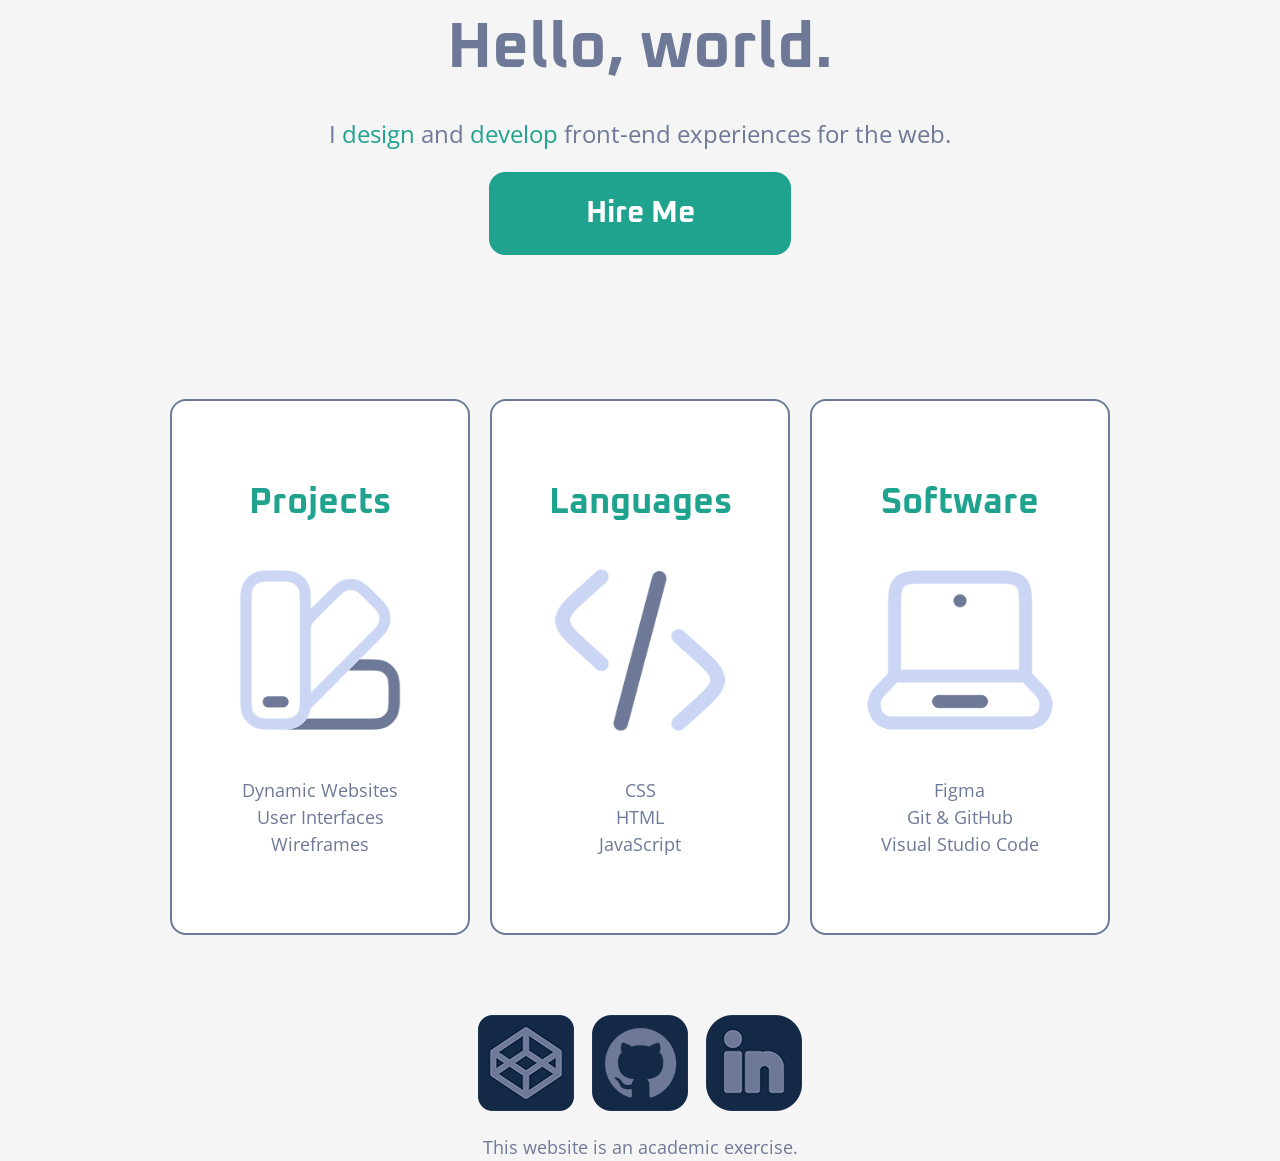
<file: 01 – Introductory Build/index.html>
<!DOCTYPE html>
<html lang="en">
<head>
    <meta charset="UTF-8">
    <meta name="viewport" content="width=device-width, initial-scale=1.0">
    
    <title>Hello, build.</title>

    <!-- Google Fonts -->
   <link rel="preconnect" href="https://fonts.googleapis.com">
    <link rel="preconnect" href="https://fonts.gstatic.com" crossorigin>
    <link href="https://fonts.googleapis.com/css2?family=Open+Sans:ital,wght@0,300..800;1,300..800&family=Oxanium:wght@200..800&display=swap" rel="stylesheet">

    <!-- Stylesheets -->
    <link rel="stylesheet" href="css/reset.css">
    <link rel="stylesheet" href="css/styles.css">
</head>
<body>
    <header>
        <h1>Hello, world.</h1>
        <p>I <span>design</span> and <span>develop</span> front-end experiences for the web.</p>
        <a href="mailto:email@address.ca" class="btn">Hire Me</a>
    </header>    
    <main>
        
        <section class="col">
            <h2>Projects</h2>
            <img src="img/projects.png" alt="A stylised representation of colour swatches.">
            <ul>
                <li>Dynamic Websites</li>
                <li>User Interfaces</li>
                <li>Wireframes</li>
            </ul>
        </section>
        <section class="col">
            <h2>Languages</h2>
            <img src="img/languages.png" alt="Open and closing angle brackets, as found in HTML.">
            <ul>
                <li>CSS</li>
                <li>HTML</li>
                <li>JavaScript</li>
            </ul>
        </section>
        <section class="col">
            <h2>Software</h2>
            <img src="img/software.png" alt="A stylised representation of a laptop computer.">
            <ul>
                <li>Figma</li>
                <li>Git & GitHub</li>
                <li>Visual Studio Code</li>
            </ul>
        </section>
      
    </main>
    <footer>
        <!-- This doesn't have a heading, so it is not a section; however, you can add one (and make it so). -->
        <div class="social-media">
            <a href=""><img src="img/codepen.png" alt="CodePen"></a>
            <a href=""><img src="img/github.png" alt="GitHub"></a>
            <a href=""><img src="img/linkedin.png" alt="LinkedIn"></a>
        </div>
        <p>This website is an academic exercise.</p>
    </footer>
    
</body>
</html>
</file>
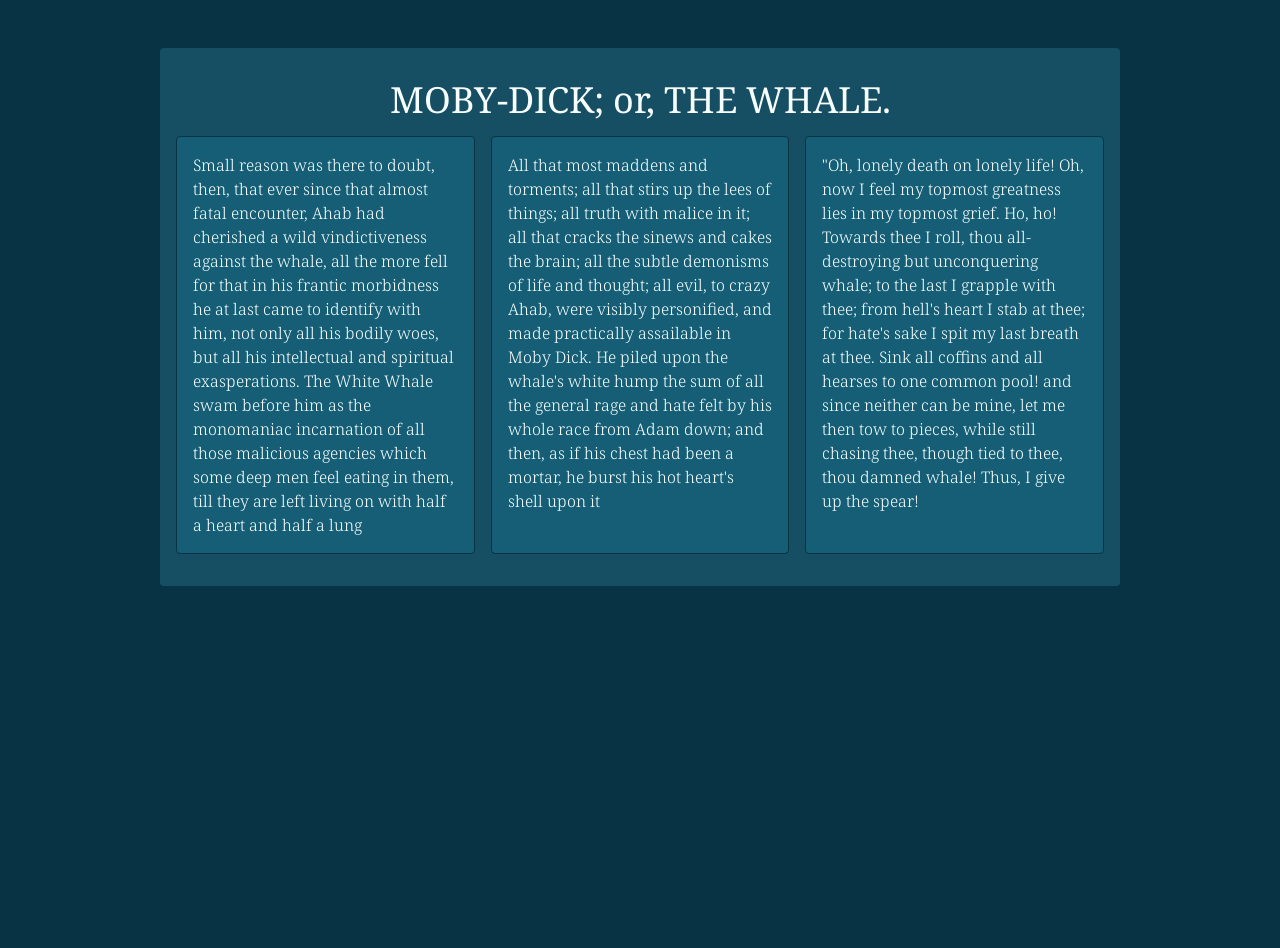
<file: 03 - Box-Sizing and Maximum Widths - Completed/index.html>
<!DOCTYPE html>
<html lang="en">
    <head>
        <!-- Required Meta Elements -->
        <meta charset="UTF-8">
        <meta name="viewport" content="width=device-width, initial-scale=1.0">

        <!-- Additional Document Information -->
        <meta name="author" content="Bryan Mendoza | IanGitHub02 on GitHub">
        <meta name="description" content="Lesson 03 - Box-Sizing and Maximum Widths.">

        <title>Lesson 03 - Box-Sizing &amp; Maximum Widths</title>

        <!-- Google Fonnts -->
        <link rel="preconnect" href="https://fonts.googleapis.com">
        <link rel="preconnect" href="https://fonts.gstatic.com" crossorigin>
        <link href="https://fonts.googleapis.com/css2?family=Noto+Serif:ital,wght@0,100..900;1,100..900&display=swap" rel="stylesheet">

        <!-- Stylesheets -->
        <link rel="stylesheet" href="css/reset.css">
        <link rel="stylesheet" href="css/styles.css">
    </head>
    <body>
        <main>
            <section class="fixed-container flex-container inner-container">
                <!-- The following text is from Moby Dick by Herman Melville. -->
                <h1>MOBY-DICK; or, THE WHALE.</h1>

                <p>
                    Small reason was there to doubt, then, that ever since that almost fatal encounter, Ahab had cherished a wild vindictiveness against the whale, all the more fell for that in his frantic morbidness he at last came to identify with him, not only all his bodily woes, but all his intellectual and spiritual exasperations. The White Whale swam before him as the monomaniac incarnation of all those malicious agencies which some deep men feel eating in them, till they are left living on with half a heart and half a lung
                </p>
                <p>
                    All that most maddens and torments; all that stirs up the lees of things; all truth with malice in it; all that cracks the sinews and cakes the brain; all the subtle demonisms of life and thought; all evil, to crazy Ahab, were visibly personified, and made practically assailable in Moby Dick. He piled upon the whale's white hump the sum of all the general rage and hate felt by his whole race from Adam down; and then, as if his chest had been a mortar, he burst his hot heart's shell upon it
                </p>
                <p>
                    "Oh, lonely death on lonely life! Oh, now I feel my topmost greatness lies in my topmost grief. Ho, ho! Towards thee I roll, thou all-destroying but unconquering whale; to the last I grapple with thee; from hell's heart I stab at thee; for hate's sake I spit my last breath at thee. Sink all coffins and all hearses to one common pool! and since neither can be mine, let me then tow to pieces, while still chasing thee, though tied to thee, thou damned whale! Thus, I give up the spear!
                </p>
            </section>
        </main> 
    </body>
</html>
</file>
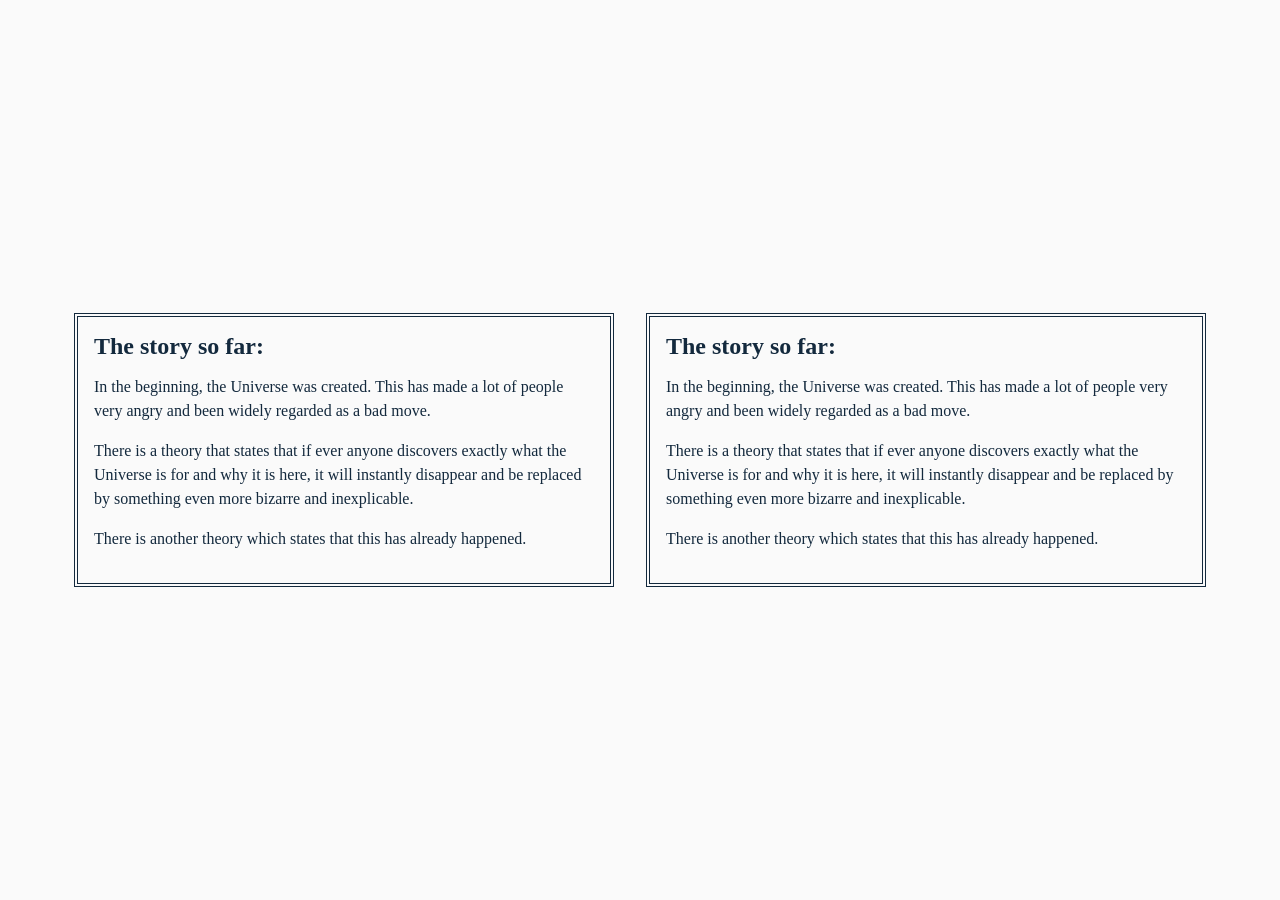
<file: 04 - Relative Units for Typography - Completed/index.html>
<!DOCTYPE html>
<html lang="en">
    <head>
        <!-- Required Meta Tags -->
        <meta charset="UTF-8">
        <meta name="viewport" content="width=device-width, initial-scale=1.0">

        <!-- Additional Information -->
        <meta name="author" content="Bryan Paul Mendoza | IanGitHub02">
        <meta name="description" content="This website demonstrates the difference between using relative and absolute units for typographic elements and why relative units are more accessible for the user.">

        <title>04 - Relative Units for Typography</title>

        <!-- Stylesheets -->
        <link rel="stylesheet" href="css/reset.css">
        <link rel="stylesheet" href="css/styles.css">
    </head>
    <body>
        <section class="flex-container">
            <!-- The following text is from The Restaurant At The End Of The Universe by Douglas Adams. -->
            <div class="absolute">
                <h2>The story so far:</h2>
                <p>In the beginning, the Universe was created. This has made a lot of people very angry and been widely regarded as a bad move.</p>
                <p>There is a theory that states that if ever anyone discovers exactly what the Universe is for and why it is here, it will instantly disappear and be replaced by something even more bizarre and inexplicable.</p>
                <p>There is another theory which states that this has already happened.</p>
            </div>
            <div class="relative">
                <h2>The story so far:</h2>
                <p>In the beginning, the Universe was created. This has made a lot of people very angry and been widely regarded as a bad move.</p>
                <p>There is a theory that states that if ever anyone discovers exactly what the Universe is for and why it is here, it will instantly disappear and be replaced by something even more bizarre and inexplicable.</p>
                <p>There is another theory which states that this has already happened.</p>
            </div>
        </section>        
    </body>
</html>
</file>
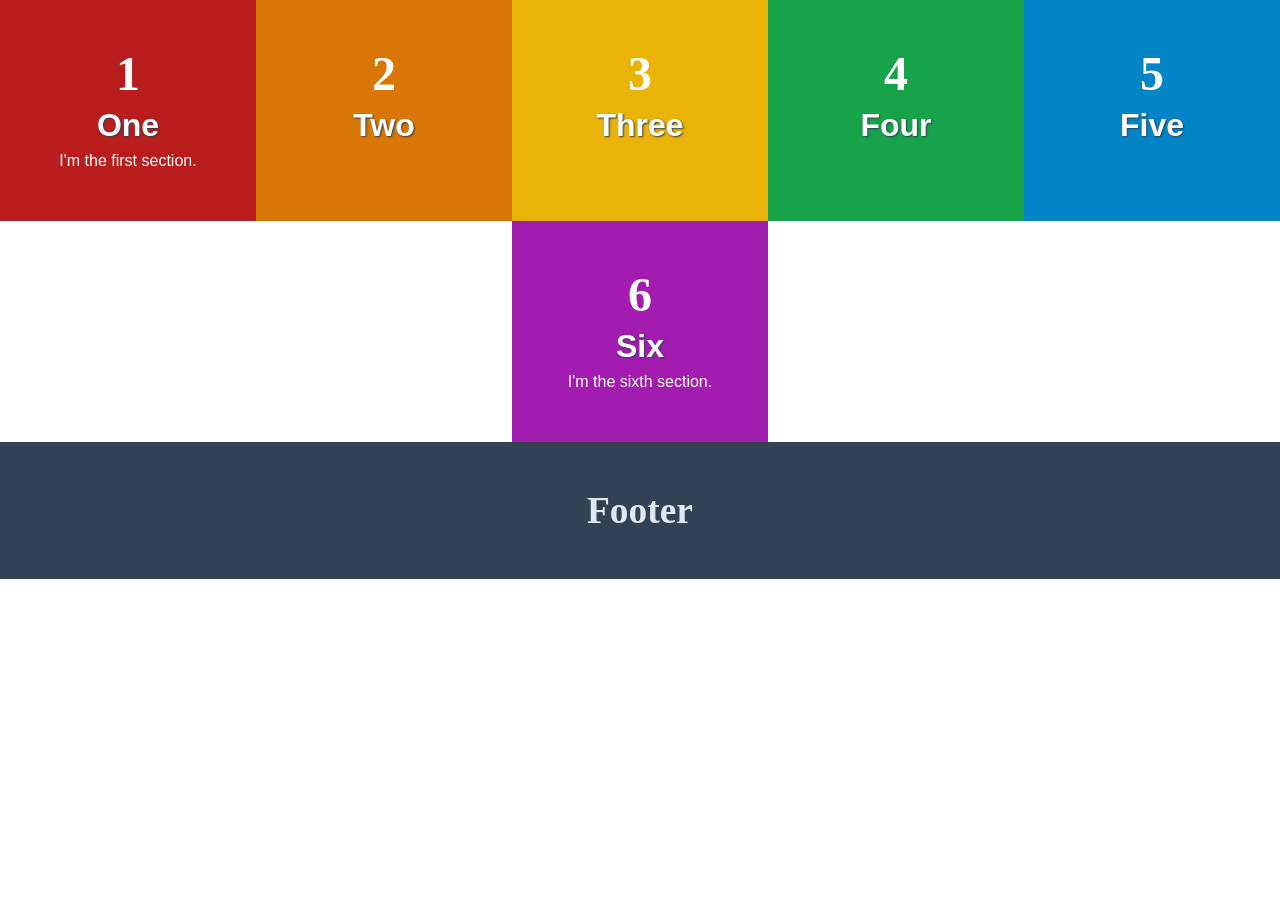
<file: 05 - Advanced CSS Selectors - Completed/index.html>
<!DOCTYPE html>
<html lang="en">
    <head>
        <!-- Required Meta Tags -->
        <meta charset="UTF-8">
        <meta name="viewport" content="width=device-width, initial-scale=1.0">

        <!-- Additional Information -->
        <meta name="author" content="Bryan Paul Mendoza | IanGitHub02">
        <meta name="description" content="Advanced CSS Selectors">

        <title>05 - Advanced CSS Selectors</title>

        <!-- Stylesheets -->
        <link rel="stylesheet" href="css/reset.css">
        <link rel="stylesheet" href="css/styles.css">
    </head>
    <body>
        <!-- Below is the formula to build the structure of the HTML
        (main>div.flex-container>(section>h2+p*3)+(section*4>h2+p*2)+(section>h2+p+p.special+p))+footer>h3 -->
        <main>
            <div class="flex-container">
                <section>
                    <h2>1</h2>
                    <p>
                        One
                    </p>
                    <p>
                        This is a middle paragraph.
                    </p>
                    <p>
                        I'm the first section.
                    </p>
                </section>
                <section>
                    <h2>2</h2>
                    <p>
                        Two
                    </p>
                    <p>
                        I'm the second section.
                    </p>
                </section>
                <section>
                    <h2>3</h2>
                    <p>
                        Three
                    </p>
                    <p>
                        I'm the third section.
                    </p>
                </section>
                <section>
                    <h2>4</h2>
                    <p>
                        Four
                    </p>
                    <p>
                        I'm the fourth section.
                    </p>
                </section>
                <section>
                    <h2>5</h2>
                    <p>
                        Five
                    </p>
                    <p>
                        I'm the fifth section.
                    </p>
                </section>
                <section>
                    <h2>6</h2>
                    <p>
                        Six
                    </p>
                    <p class="special">
                        This is a special paragraph.
                    </p>
                    <p>
                        I'm the sixth section.
                    </p>
                </section>
            </div>
        </main>
        <footer>
            <section>
                <h3>Footer</h3>
            </section>
        </footer>        
    </body>
</html>
</file>
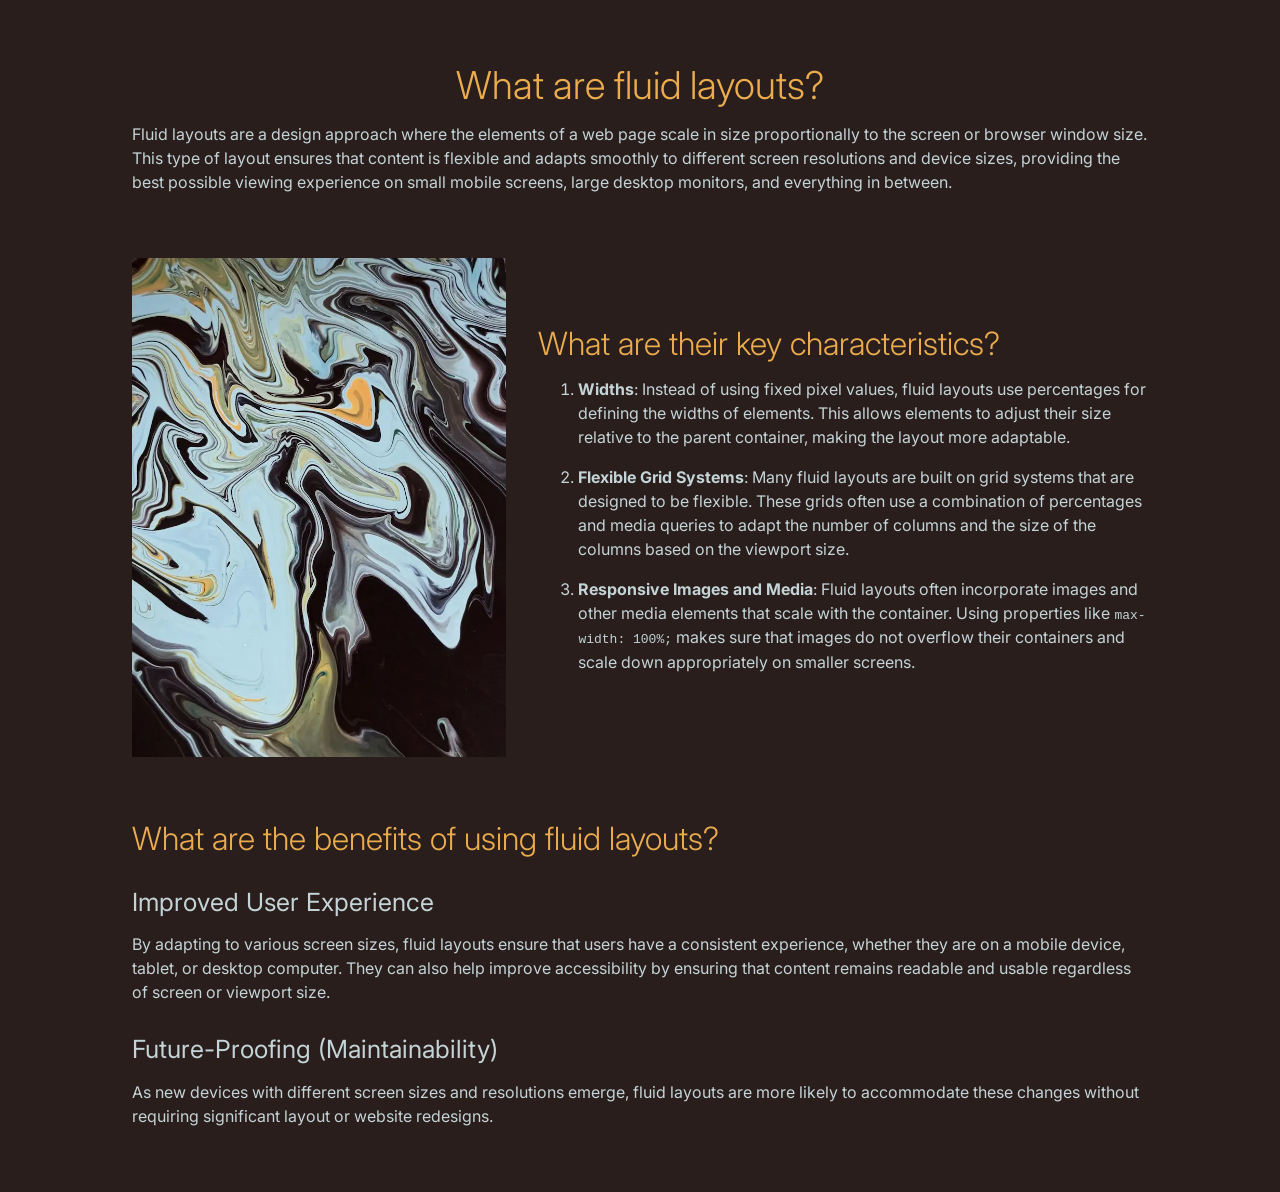
<file: 06 – Fluid Layouts - Completed/index.html>
<!DOCTYPE html>
<html lang="en">
    <head>
        <!-- Required Meta Tags -->
        <meta charset="UTF-8">
        <meta name="viewport" content="width=device-width, initial-scale=1.0">

        <!-- Additional Information -->
        <meta name="author" content="Bryan Mendoza | IanGitHub02 on GitHub">
        <meta name="description" content="Fluid Layouts">

        <title>06 - Fluid Layouts</title>

        <!-- Google Fonts -->
        <link rel="preconnect" href="https://fonts.googleapis.com">
        <link rel="preconnect" href="https://fonts.gstatic.com" crossorigin>
        <link href="https://fonts.googleapis.com/css2?family=Inter:wght@100..900&display=swap" rel="stylesheet">

        <!-- Stylesheets -->
        <link rel="stylesheet" href="css/reset.css">
        <link rel="stylesheet" href="css/styles.css">
    </head>
    <body>
        <article class="inner-container">
            <!-- Introduction -->
            <section>
                <h1>What are fluid layouts?</h1>
                <p>
                    Fluid layouts are a design approach where the elements of a web page scale in size proportionally to the screen or browser window size. This type of layout ensures that content is flexible and adapts smoothly to different screen resolutions and device sizes, providing the best possible viewing experience on small mobile screens, large desktop monitors, and everything in between.
                </p>
            </section>

            <!-- Characteristics of Fluid Layouts -->
            <section class="flex-container">
                <!-- Flex Item -->
                <div>
                    <img src="img/fluid.webp" alt="Image of paint pigments mingling in water.">
                </div>
                <!-- Flex Item -->
                <div>
                   <h2>What are their key characteristics?</h2>

                    <ol>
                        <li><strong>Widths</strong>: Instead of using fixed pixel values, fluid layouts use percentages for defining the widths of elements. This allows elements to adjust their size relative to the parent container, making the layout more adaptable.</li>

                        <li><strong>Flexible Grid Systems</strong>: Many fluid layouts are built on grid systems that are designed to be flexible. These grids often use a combination of percentages and media queries to adapt the number of columns and the size of the columns based on the viewport size.</li>

                        <li><strong>Responsive Images and Media</strong>: Fluid layouts often incorporate images and other media elements that scale with the container. Using properties like <code>max-width: 100%;</code> makes sure that images do not overflow their containers and scale down appropriately on smaller screens.</li>
                    </ol> 
                </div>
            </section>

            <section>
                <h2>What are the benefits of using fluid layouts?</h2>

                <h3>Improved User Experience</h3>
                <p>
                    By adapting to various screen sizes, fluid layouts ensure that users have a consistent experience, whether they are on a mobile device, tablet, or desktop computer. They can also help improve accessibility by ensuring that content remains readable and usable regardless of screen or viewport size.
                </p>

                <h3>Future-Proofing (Maintainability)</h3>
                <p>
                    As new devices with different screen sizes and resolutions emerge, fluid layouts are more likely to accommodate these changes without requiring significant layout or website redesigns.
                </p>
            </section>
        </article>
    </body>
</html>
</file>
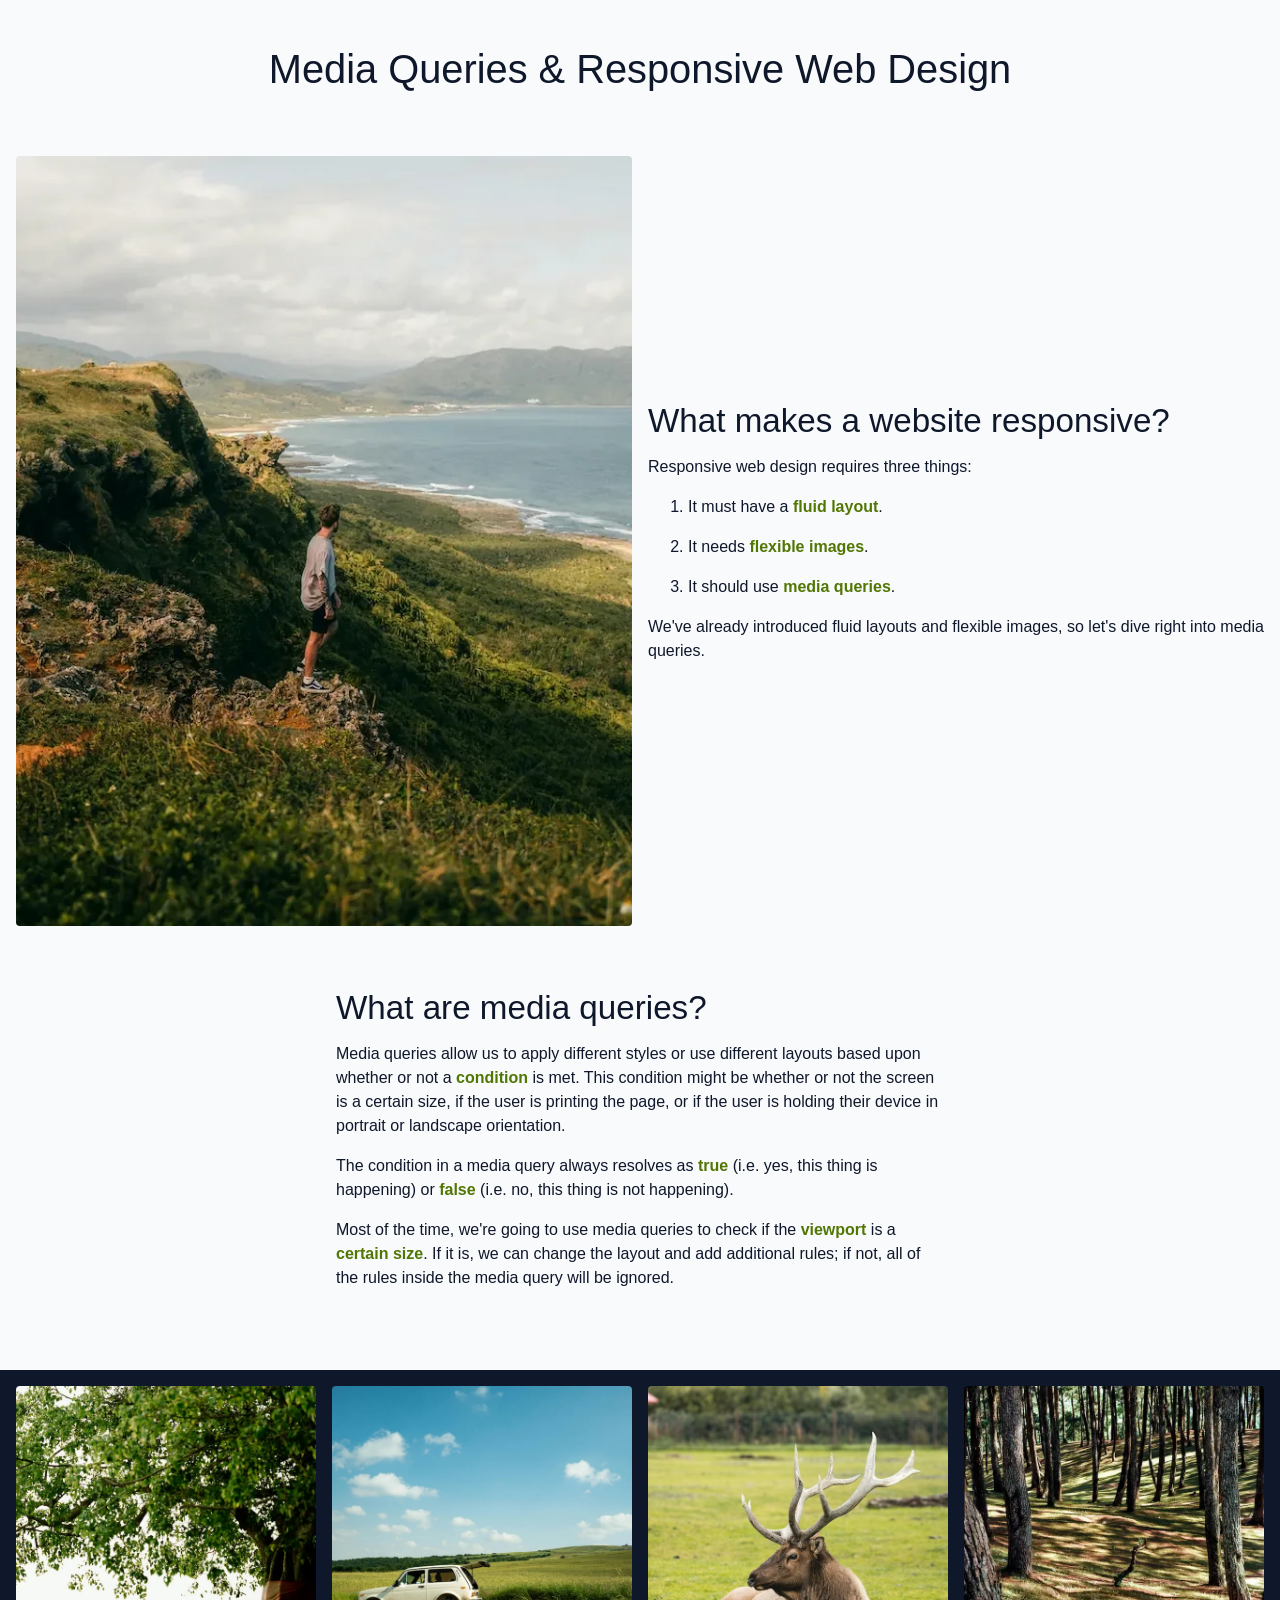
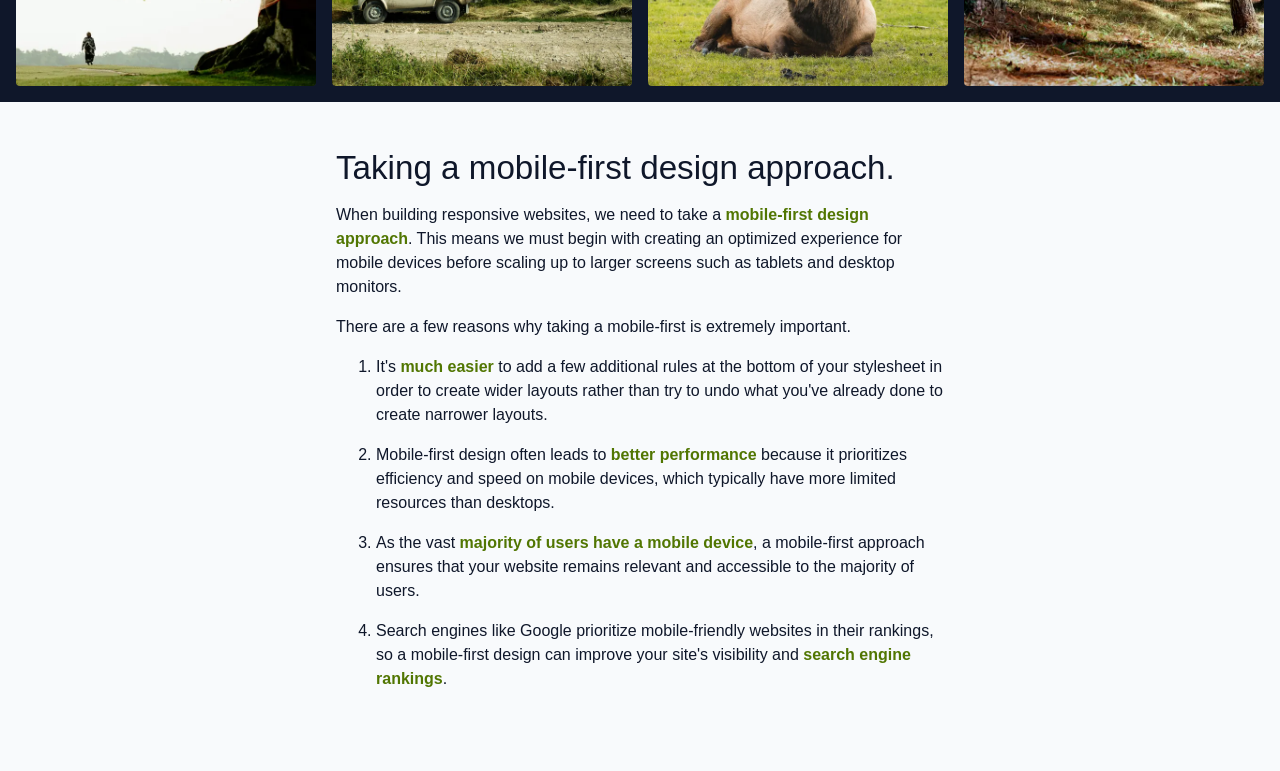
<file: 07 - Media Queries and Responsive Web Design - Completed/index.html>
<!DOCTYPE html>
<html lang="en">
    <head>
        <!-- Required Meta Tags -->
        <meta charset="UTF-8">
        <meta name="viewport" content="width=device-width, initial-scale=1.0">

        <!-- Additional Information -->
        <meta name="author" content="Bryan Mendoza | IanGitHub02 on GitHub">
        <meta name="description" content="Media Queries and Responsive Web Design">

        <title>07 - Media Queries &amp; Responsive Web Design</title>

        <!-- Stylesheets -->
        <link rel="stylesheet" href="css/reset.css">
        <link rel="stylesheet" href="css/styles.css">
    </head>
    <body>
        <article>
            <h1>Media Queries &amp; Responsive Web Design</h1>
            
            <section class="md-flex inner-container">
                <!-- Image -->
                <div class="md-item">
                    <img src="img/rect-shoreline.webp" alt="A hiker stands atop a cliff, overlooking a shoreline.">
                </div>
                <!-- Information -->
                <div class="md-item">
                    <h2>What makes a website responsive?</h2>

                    <p>Responsive web design requires three things:</p>

                    <ol>
                        <li>It must have a <strong>fluid layout</strong>.</li>
                        <li>It needs <strong>flexible images</strong>.</li>
                        <li>It should use <strong>media queries</strong>.</li>
                    </ol>

                    <p>We've already introduced fluid layouts and flexible images, so let's dive right into media queries.</p>
                </div>                
            </section>
        
            <section>
                <!-- Information -->
                <div class="text-container">
                    <h2>What are media queries?</h2>

                    <p>Media queries allow us to apply different styles or use different layouts based upon whether or not a <strong>condition</strong> is met. This condition might be whether or not the screen is a certain size, if the user is printing the page, or if the user is holding their device in portrait or landscape orientation.</p>

                    <p>The condition in a media query always resolves as <strong>true</strong> (i.e. yes, this thing is happening) or <strong>false</strong> (i.e. no, this thing is not happening).</p>

                    <p>Most of the time, we're going to use media queries to check if the <strong>viewport</strong> is a <strong>certain size</strong>. If it is, we can change the layout and add additional rules; if not, all of the rules inside the media query will be ignored.</p>
                </div>
                <!-- Image Grid -->
                <div class="img-grid">
                    <div class="inner-container md-flex">
                        <img src="img/square-tree.webp" alt="A figure in the distance approaches a large tree.">
                        <img src="img/square-car.webp" alt="A small car parked in front of rolling plains, boot propped open">
                        <img src="img/square-caribou.webp" alt="A male caribou rests in a field, hooves tucked under his body.">
                        <img src="img/square-woods.webp" alt="Narrow conifers fill out a wooded area, padded with needle mulch.">
                    </div>
                </div>
            </section>
        
            <section>
                <div class="text-container">
                    <h2>Taking a mobile-first design approach.</h2>

                    <p>When building responsive websites, we need to take a <strong>mobile-first design approach</strong>. This means we must begin with creating an optimized experience for mobile devices before scaling up to larger screens such as tablets and desktop monitors.</p>

                    <p>There are a few reasons why taking a mobile-first is extremely important.</p>

                    <ol>
                        <li>It's <strong>much easier</strong> to add a few additional rules at the bottom of your stylesheet in order to create wider layouts rather than try to undo what you've already done to create narrower layouts.</li>
                        <li>Mobile-first design often leads to <strong>better performance</strong> because it prioritizes efficiency and speed on mobile devices, which typically have more limited resources than desktops.</li>
                        <li>As the vast <strong>majority of users have a mobile device</strong>, a mobile-first approach ensures that your website remains relevant and accessible to the majority of users.</li>
                        <li>Search engines like Google prioritize mobile-friendly websites in their rankings, so a mobile-first design can improve your site's visibility and <strong>search engine rankings</strong>.</li>
                    </ol>
                </div>
            </section>
        </article>
    </body>
</html>
</file>
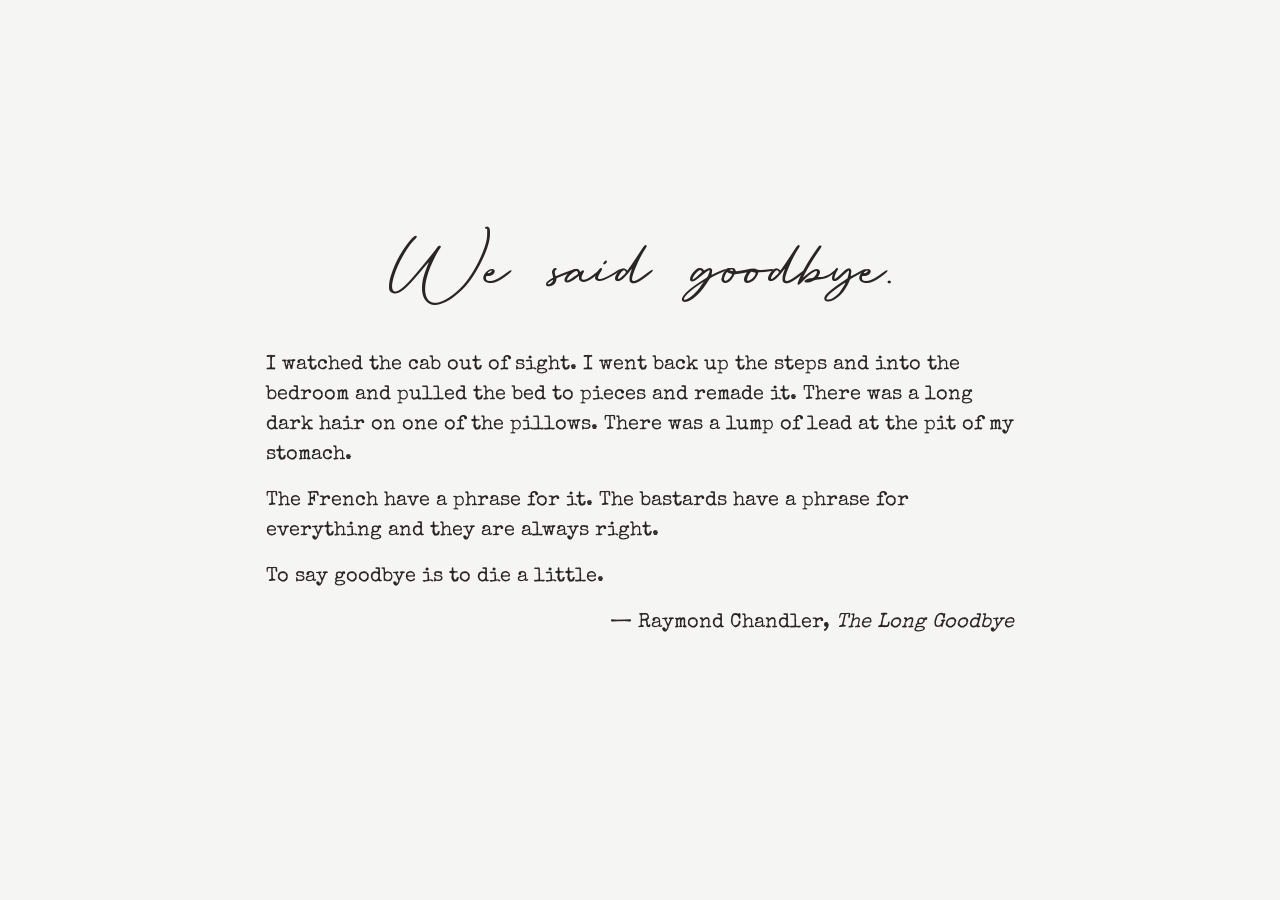
<file: 10 - Custom Web Fonts - Completed copy/index.html>
<!DOCTYPE html>
<html lang="en">

    <head>
        <!-- Required Meta Tags -->
        <meta charset="UTF-8">
        <meta name="viewport" content="width=device-width, initial-scale=1.0">

        <!-- Additional Information -->
        <meta name="" content="">
        <meta name="" content="">

        <title>10 - Custom Web Fonts</title>

        <!-- Google Fonts -->
        <link rel="preconnect" href="https://fonts.googleapis.com">
        <link rel="preconnect" href="https://fonts.gstatic.com" crossorigin>
        <link href="https://fonts.googleapis.com/css2?family=Special+Elite&display=swap" rel="stylesheet">

        <!-- Stylesheets -->
        <link rel="stylesheet" href="css/reset.css">
        <link rel="stylesheet" href="css/styles.css">
    </head>

    <body>
        <main>
            <!-- Quotation from Gutenberg Canada: https://gutenberg.ca/ebooks/chandlerr-longgoodbye/chandlerr-longgoodbye-00-h.html -->
            <section>
                <h1>We said goodbye.</h1>
                <blockquote cite="https://gutenberg.ca/ebooks/chandlerr-longgoodbye/chandlerr-longgoodbye-00-h.html">
                    <p>
                        I watched the cab out of sight. I went back up the steps and into the bedroom and pulled the bed to pieces and remade it. There was a long dark hair on one of the pillows. There was a lump of lead at the pit of my stomach.
                    </p>
                    <p>
                        The French have a phrase for it. The bastards have a phrase for everything and they are always right.
                    </p>
                    <p>
                        To say goodbye is to die a little.
                    </p>

                    <footer>
                        <p>
                            &mdash; Raymond Chandler, <cite>The Long Goodbye</cite>
                        </p>
                    </footer>
                </blockquote>
            </section>
    </body>

</html>
</file>
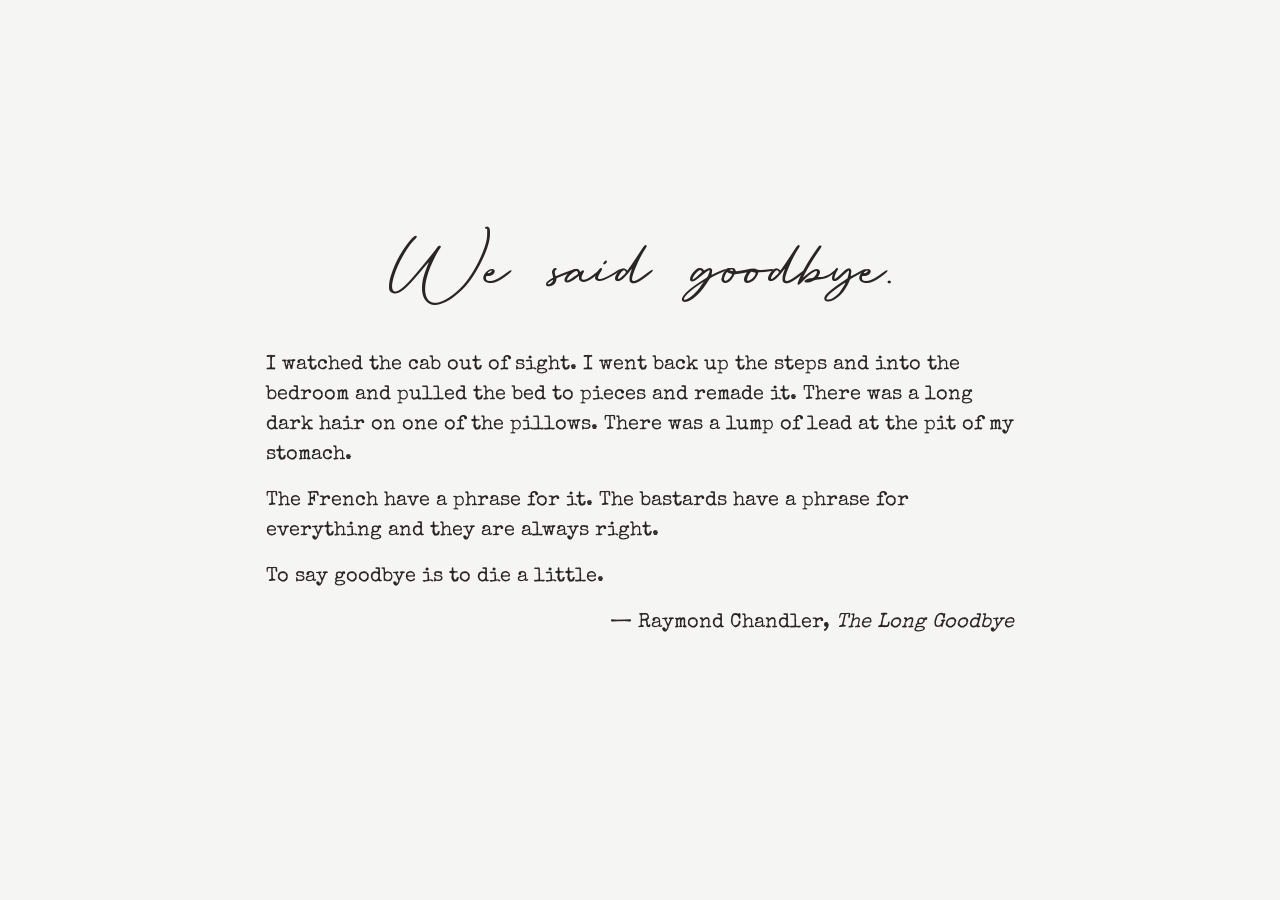
<file: 10 - Custom Web Fonts - Completed/index.html>
<!DOCTYPE html>
<html lang="en">

    <head>
        <!-- Required Meta Tags -->
        <meta charset="UTF-8">
        <meta name="viewport" content="width=device-width, initial-scale=1.0">

        <!-- Additional Information -->
        <meta name="" content="">
        <meta name="" content="">

        <title>10 - Custom Web Fonts</title>

        <!-- Google Fonts -->
        <link rel="preconnect" href="https://fonts.googleapis.com">
        <link rel="preconnect" href="https://fonts.gstatic.com" crossorigin>
        <link href="https://fonts.googleapis.com/css2?family=Special+Elite&display=swap" rel="stylesheet">

        <!-- Stylesheets -->
        <link rel="stylesheet" href="css/reset.css">
        <link rel="stylesheet" href="css/styles.css">
    </head>

    <body>
        <main>
            <!-- Quotation from Gutenberg Canada: https://gutenberg.ca/ebooks/chandlerr-longgoodbye/chandlerr-longgoodbye-00-h.html -->
            <section>
                <h1>We said goodbye.</h1>
                <blockquote cite="https://gutenberg.ca/ebooks/chandlerr-longgoodbye/chandlerr-longgoodbye-00-h.html">
                    <p>
                        I watched the cab out of sight. I went back up the steps and into the bedroom and pulled the bed to pieces and remade it. There was a long dark hair on one of the pillows. There was a lump of lead at the pit of my stomach.
                    </p>
                    <p>
                        The French have a phrase for it. The bastards have a phrase for everything and they are always right.
                    </p>
                    <p>
                        To say goodbye is to die a little.
                    </p>

                    <footer>
                        <p>
                            &mdash; Raymond Chandler, <cite>The Long Goodbye</cite>
                        </p>
                    </footer>
                <!-- </blockquote> asdasdasdad -->
            </section>
    </body>

</html>
</file>
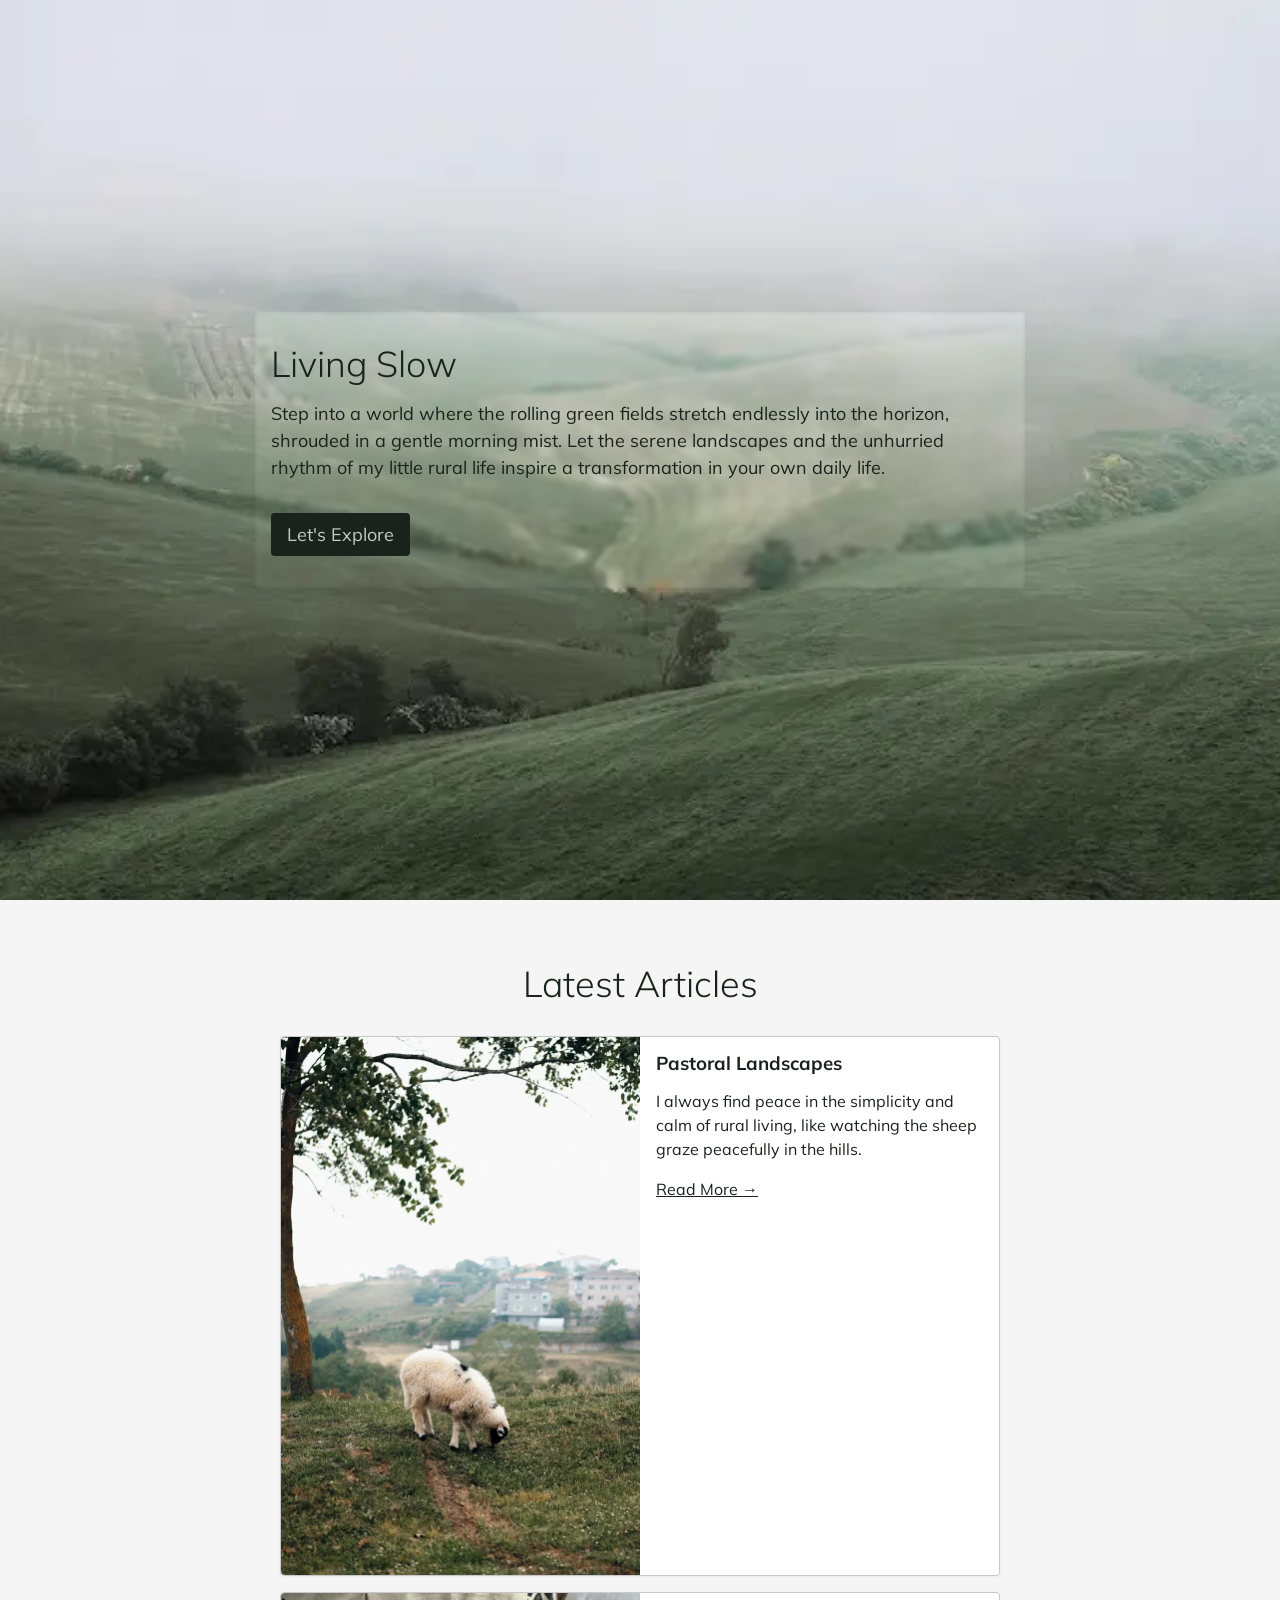
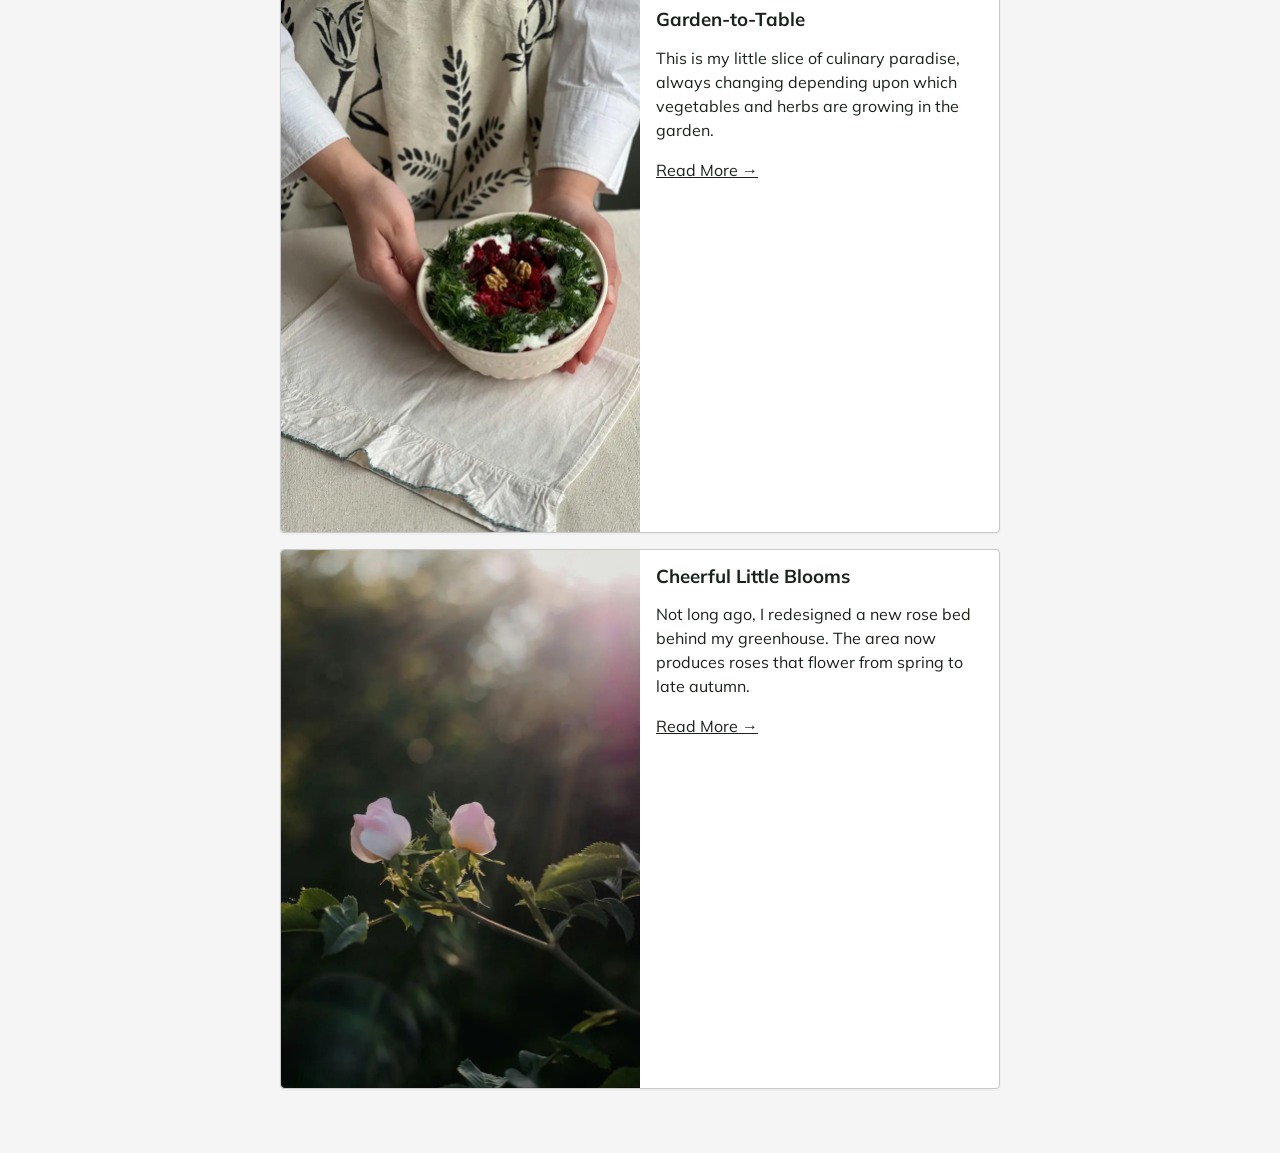
<file: 11 - Responsive Backgrounds and Image Optimization - mobile view design/index.html>
<!DOCTYPE html>
<html lang="en">

    <head>
        <!-- Required Meta Tags -->
        <meta charset="UTF-8">
        <meta name="viewport" content="width=device-width, initial-scale=1.0">

        <!-- Additional Information -->
        <meta name="Bryan Paul Mendoza" content="IanGitHub02">
        <meta name="description" content="This website demonstrates how to create a responsive hero banner and optimal file sizes for web images.">

        <title>11 - Responsive Backgrounds & Image Optimization</title>

        <!-- Google Fonts -->
        <link rel="preconnect" href="https://fonts.googleapis.com">
        <link rel="preconnect" href="https://fonts.gstatic.com" crossorigin>
        <link href="https://fonts.googleapis.com/css2?family=Mulish:ital,wght@0,200..1000;1,200..1000&display=swap" rel="stylesheet">

        <!-- Stylesheets -->
        <link rel="stylesheet" href="css/reset.css">
        <link rel="stylesheet" href="css/styles.css">
    </head>

    <body>
        <main>
            <section class="hero flex-container">
                <div class="inner-container">
                    <h1>Living Slow</h1>
                    <p>
                        Step into a world where the rolling green fields stretch endlessly into the horizon, shrouded in a gentle morning mist. Let the serene landscapes and the unhurried rhythm of my little rural life inspire a transformation in your own daily life.
                    </p>
                    <a href="#latest" class="btn">Let's Explore</a>
                </div>
            </section>
            
            <section class="latest-articles">
                <div class="flex-container inner-container">
                    <h2 id="latest">Latest Articles</h2>

                    <article class="card">
                        <div class="card-header">
                            <img src="img/card-lamb.webp" loading="lazy" alt="A lamb grazing on a grassy hill, overlooking sparse buildings.">
                        </div>
                        <div class="card-body">
                            <h3>Pastoral Landscapes</h3>
                            <p>
                                I always find peace in the simplicity and calm of rural living, like watching the sheep graze peacefully in the hills.
                            </p>
                            <a href="#">Read More &rarr;</a>
                        </div>
                    </article>
                    <article class="card">
                        <div class="card-header">
                            <img src="img/card-salad.webp" loading="lazy" alt="An aproned home cook presenting an artisinal salad.">
                        </div>
                        <div class="card-body">
                            <h3>Garden-to-Table</h3>
                            <p>
                                This is my little slice of culinary paradise, always changing depending upon which vegetables and herbs are growing in the garden.
                            </p>
                            <a href="#">Read More &rarr;</a>
                        </div>
                    </article>
                    <article class="card">
                        <div class="card-header">
                            <img src="img/card-roses.webp" loading="lazy" alt="Pale pink rose blooms, opening in the sunlight.">
                        </div>
                        <div class="card-body">
                            <h3>Cheerful Little Blooms</h3>
                            <p>
                                Not long ago, I redesigned a new rose bed behind my greenhouse. The area now produces roses that flower from spring to late autumn.
                            </p>
                            <a href="#">Read More &rarr;</a>
                        </div>
                    </article>
                </div>
            </section>
        </main>
    </body>

</html>
</file>
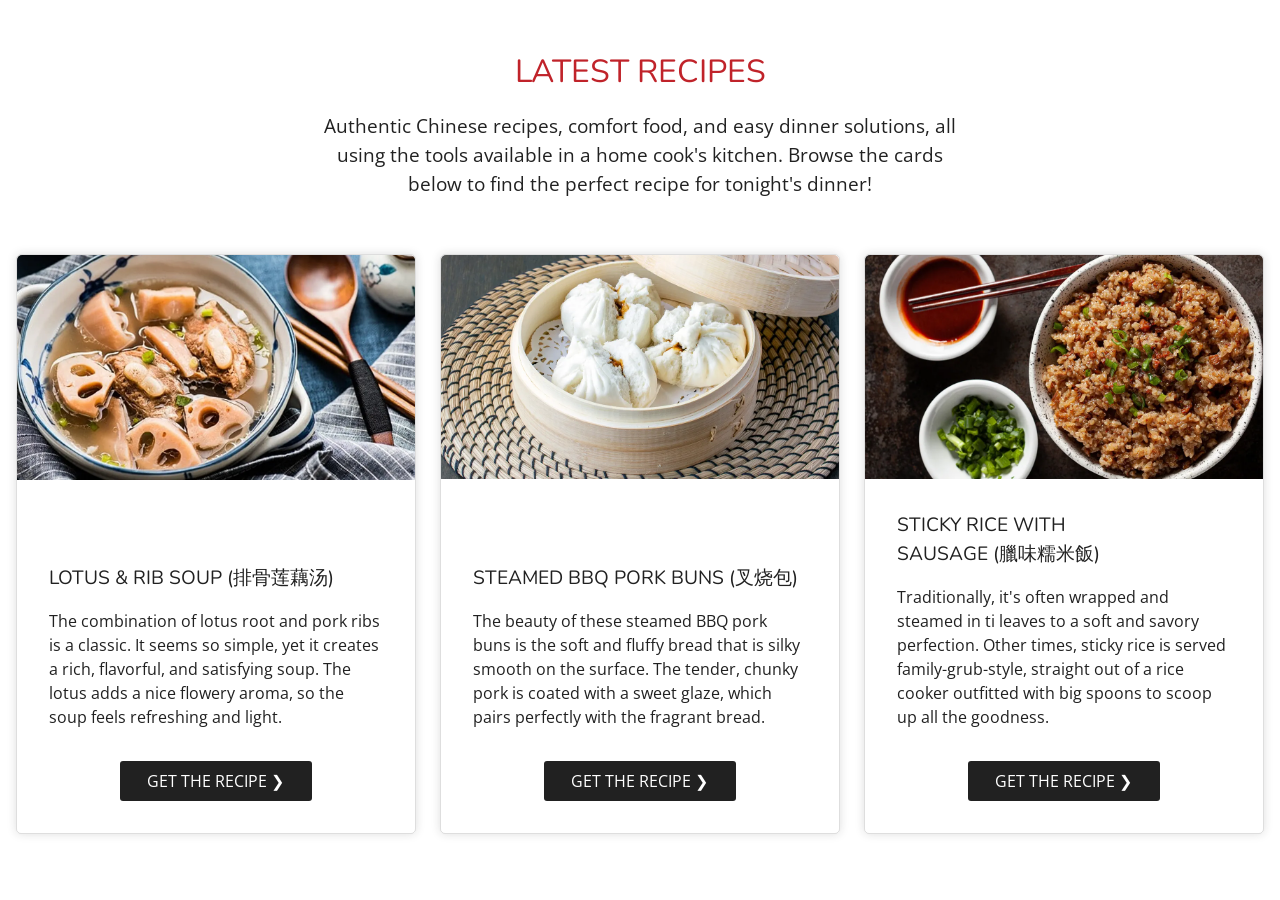
<file: 13 - Picture Card Component - Completed/index.html>
<!DOCTYPE html>
<html lang="en">

	<head>
		<meta charset="utf-8">
		<meta name="viewport" content="width=device-width, initial-scale=1.0">
		<title>All Woks Of Life | Chinese Home Cooking</title>

		<meta name="Bryan Paul Mendoza" content="IanGitHub02">
		<meta name="description" content="This is a faux recipe blog that demonstrates art direction and the picture element.">

		<!-- Google Fonts -->
		<link rel="preconnect" href="https://fonts.googleapis.com">
		<link rel="preconnect" href="https://fonts.gstatic.com" crossorigin>
		<link href="https://fonts.googleapis.com/css2?family=Nunito:wght@500&family=Open+Sans:wght@300&display=swap" rel="stylesheet">

		<!-- Stylesheets -->
		<link rel="stylesheet" type="text/css" href="css/reset.css">
		<link rel="stylesheet" type="text/css" href="css/styles.css">
	</head>

	<body>
		<main>
			<section>
				<div class="inner-container wide-flex">
					<div class="info">
						<h1>Latest Recipes</h1>
						<p>
							Authentic Chinese recipes, comfort food, and easy dinner solutions, all using the tools available in a home cook's kitchen. Browse the cards below to find the perfect recipe for tonight's dinner!
						</p>
					</div>

					<!-- Card 1 -->
					<div class="card flex-container">
						<picture>
							<source srcset="img/lotus-ribs-lg.webp" media="(min-width: 890px)">
							<source srcset="img/lotus-ribs-md.webp" media="(min-width: 590px)">
							<img src="img/lotus-ribs-sm.webp" alt="Lotus and Rib Soup">
						</picture>
						<div class="card-body">
							<h2>Lotus &amp; Rib Soup (排骨莲藕汤)</h2>
							<p>
								The combination of lotus root and pork ribs is a classic. It seems so simple, yet it creates a rich, flavorful, and satisfying soup. The lotus adds a nice flowery aroma, so the soup feels refreshing and light.
							</p>
							<a href="#" class="btn">Get the Recipe &#10095;</a>
						</div>
					</div>
					<!-- Card 2 -->
					<div class="card flex-container">
						<picture>
							<source srcset="img/pork-buns-lg.webp" media="(min-width: 890px)">
							<source srcset="img/pork-buns-md.webp" media="(min-width: 590px)">
							<img src="img/pork-buns-sm.webp" alt="BBQ Prok Buns">
						</picture>
						<div class="card-body">
							<h2>Steamed BBQ Pork Buns (叉烧包)</h2>
							<p>
								The beauty of these steamed BBQ pork buns is the soft and fluffy bread that is silky smooth on the surface. The tender, chunky pork is coated with a sweet glaze, which pairs perfectly with the fragrant bread.
							</p>
							<a href="#" class="btn">Get the Recipe &#10095;</a>
						</div>
					</div>
					<!-- Card 3 -->
					<div class="card flex-container">
						<picture>
							<source srcset="img/sticky-rice-lg.webp" media="(min-width: 890px)">
							<source srcset="img/sticky-rice-md.webp" media="(min-width: 590px)">
							<img src="img/sticky-rice-sm.webp" alt="Sticky Rice with Sausage">
						</picture>
						<div class="card-body">
							<h2>Sticky Rice with Sausage (臘味糯米飯)</h2>
							<p>
								Traditionally, it's often wrapped and steamed in ti leaves to a soft and savory perfection. Other times, sticky rice is served family-grub-style, straight out of a rice cooker outfitted with big spoons to scoop up all the goodness.
							</p>
							<a href="#" class="btn">Get the Recipe &#10095;</a>
						</div>
					</div>
				</div>
			</section>
		</main>
	</body>

</html>
</file>
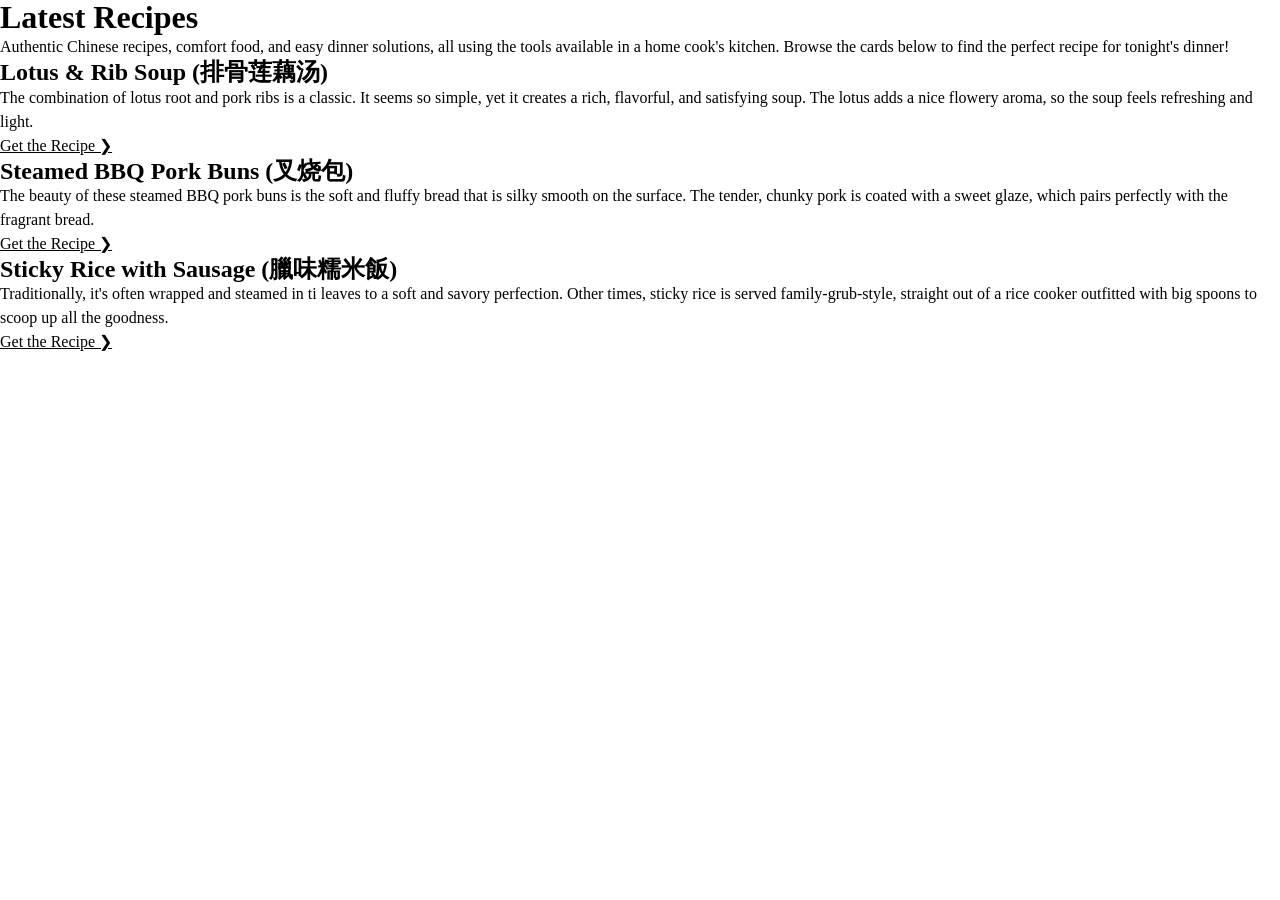
<file: 13 - Picture Card Component/index.html>
<!DOCTYPE html>
<html lang="en">

	<head>
		<meta charset="utf-8">
		<meta name="viewport" content="width=device-width, initial-scale=1.0">
		<title>All Woks Of Life | Chinese Home Cooking</title>

		<meta name="author" content="Your Name | Username on GitHub">
		<meta name="description" content="This is a faux recipe blog that demonstrates art direction and the picture element.">

		<!-- Google Fonts -->
		<link rel="preconnect" href="https://fonts.googleapis.com">
		<link rel="preconnect" href="https://fonts.gstatic.com" crossorigin>
		<link href="https://fonts.googleapis.com/css2?family=Nunito:wght@500&family=Open+Sans:wght@300&display=swap" rel="stylesheet">

		<!-- Stylesheets -->
		<link rel="stylesheet" type="text/css" href="css/reset.css">
		<link rel="stylesheet" type="text/css" href="css/styles.css">
	</head>

	<body>

		<h1>Latest Recipes</h1>
		<p>Authentic Chinese recipes, comfort food, and easy dinner solutions, all using the tools available in a home cook's kitchen. Browse the cards below to find the perfect recipe for tonight's dinner!</p>


		<!-- Card 1 -->
		<h2>Lotus &amp; Rib Soup (排骨莲藕汤)</h2>
		<p>The combination of lotus root and pork ribs is a classic. It seems so simple, yet it creates a rich, flavorful, and satisfying soup. The lotus adds a nice flowery aroma, so the soup feels refreshing and light.</p>
		<a href="#" class="btn">Get the Recipe &#10095;</a>


		<!-- Card 2 -->
		<h2>Steamed BBQ Pork Buns (叉烧包)</h2>
		<p>The beauty of these steamed BBQ pork buns is the soft and fluffy bread that is silky smooth on the surface. The tender, chunky pork is coated with a sweet glaze, which pairs perfectly with the fragrant bread.</p>
		<a href="#" class="btn">Get the Recipe &#10095;</a>


		<!-- Card 3 -->
		<h2>Sticky Rice with Sausage (臘味糯米飯)</h2>
		<p>Traditionally, it's often wrapped and steamed in ti leaves to a soft and savory perfection. Other times, sticky rice is served family-grub-style, straight out of a rice cooker outfitted with big spoons to scoop up all the goodness.</p>
		<a href="#" class="btn">Get the Recipe &#10095;</a>

	</body>

</html>
</file>
<file: 01 – Introductory Build/css/styles.css>
/* 

bkg - F5F5F5
grey - 6E7997
green - 1FA38F
white

*/

body {
    background-color: #f5f5f5;
    color: #6E7997;
    font-family: 'Open Sans', sans-serif;
    font-size: 18px;
    text-align: center;
}



/* Header */
h1, h2 {
    font-family: "Oxanium", sans-serif;
}

h1 {   
    font-size: 64px;
    margin-bottom: 20px;
}

header p {
    font-size: 24px;
    margin-bottom: 20px;
}

header p span,
a.btn {
    color: #1fa38f;
}

a.btn {
    border: 3px solid #1fa38f;
    background-color: #1fa38f;
    color: #fff;
    border-radius: 16px;
    display: inline-block;
    font-family: 'Oxanium', sans-serif;
    font-size: 30px;
    font-weight: bold;
    margin-bottom: 64px;
    padding: 16px 0;
    text-decoration: none;
    width: 296px;
}

a.btn:hover {
    background-color: #fff;
    border-color: #6E7997;
    color: #1fa38f;
    cursor: pointer;
}

/* Main */

main {
    display: flex;
    gap: 20px;
    justify-content: center;    
    margin-bottom: 80px;
    margin-top: 80px;    
}

main section {
    background-color: #fff;
    border: 2px solid #6E7997;
    border-radius: 16px;    
    padding: 75px 23px;
}
main img {
    height: 200px;
    margin: 20px 0;
}

h2 {
    color: #1fa38f;
    font-size: 36px;
    font-weight: bold;
}

/* Footer */

/* By default, images are inline, do we don't necessarily
   need to flex them. This just makes it easier to pop in
   the gutter space. */

footer div {
    display: flex;
    gap: 18px;
    justify-content: center;
    margin-bottom: 16px;
}

footer p {
    color: #6E7997;
}
</file>
<file: 03 - Box-Sizing and Maximum Widths - Completed/css/styles.css>
/* 
    COLOUR PALETTE

    cyan-950:  #083344
    cyan-900:  #164e63
    cyan-800:  #155e75
    body-copy: #f7ffff
*/

/* Typographic Styles */

body {
    background-color: #083344;
    color: #f7ffff;
    font-family: 'Noto Serif', serif;
    font-weight: 300;
}

h1 {
    /* font-size: 36px; */
    font-size: 2.25rem;
    font-weight: 400;
    text-align: center;
}

p {
    background-color: #155e75;
    border: 1px solid #083344;
    border-radius: 4px;
    /* padding: 16px; */
    padding: 1rem;
}

/* Layout */

main {
    /* margin-top: 48px; */
    margin-top: 3rem;
}

/* We're using a utility class here, which is a class that we can apply to certain area */

.flex-container {
    background-color: #164e63;
    border-radius: 4px;
    display: flex;
    flex-wrap: wrap;
    /* gap: 16px; */
    gap: 1rem;
    justify-content: space-between;
    /* padding: 32px 16px; */
    padding: 2rem 1rem;
}

/* We want to flex all three paragraphs side-by-side. We'll start with a fixed-width solution, like we would have done in COMP1017. */

* {
    box-sizing: border-box;
}

/* The issue with fixed-width layouts is that it assumes the user's viewport is at least 960px wide or greater. If their browser window is smaller, or they are looking at our website on a mobile device, the layout will overflow the viewport. 

But beyond that, it's a pain to do box model maths. It's a lot of bits and bobs to keep track of. Instead, we can use box-sizing, maximum widths, and the calc() function to do all of the heavy lifting for us. */

/* .inner-container will have the total width below because of box-sizing: border-box;  */
/* width: 960px - 32px padding - 4px borders */

.inner-container {
    /* max-width: 960px; */
    max-width: 60rem;
    margin: auto;
}

h1 {
    width: 100%;
}

/* This takes 100% of the available space and divides it by 3, which is the amount of things we want to fit on this row. Then, we take the amount of space we want left over (the amount of space we need between our items) and also divide it by the amount of items we have. */
/* width: (924px - 128px padding - 12px borders) / 3 items */
/* p {
    width: 261px;
} */
p {
    /* width: calc((100% / 3) - (32px / 3)); */
    width: calc((100% / 3) - (2rem / 3));
}
</file>
<file: 04 - Relative Units for Typography - Completed/css/styles.css>
body {
	background-color: #FAFAFA;
	color: #13293D;
}

.flex-container {
	height: 100vh;
	display: flex;
	align-items: center;
	justify-content: center;
}

/* In most browsers, the default font size is 16px. */

.absolute {
	border: 4px double #13293D;
	margin: 16px;
	padding: 16px;
}

.absolute h2,
.absolute p {
	margin-bottom: 16px;
}

.absolute h2 {
	font-size: 24px;
}

.absolute p {
	font-size: 16px;
}

/* A rem is a root ephemeral unit. This means that it is based upon the font size of the root of the document (usually the <html> element). If most browsers have a default font size of 16px, then 1rem ~= 16px. */

.relative {
	/* 4px / 16 = 0.25rem */
	border: 0.25rem double #13293D;
	margin: 1rem;
	padding: 1rem;
}

.relative h2,
.relative p {
	margin-bottom: 1rem;
}

.relative h2 {
	/* 24px / 16 = 1.5rem */
	font-size: 1.5rem;
}

.relative p {
	font-size: 1rem;
}

/* 
    Demonstrating Absolute vs. Relative Units
    
    At this point, both sides should look identical. But what happens if you go into your browser settings and change the default font size? You will see that the absolute side does not respond (it stays exactly as specified in the CSS), while the relative side does respond.

    Because the internet is all about the dissemination of information – and one of the chief ways we do this is through text – it does no one any good if you user cannot read your text. As web designers, we must relinquish a little bit of control over the final look and feel of our layouts in order to accommodate our users. 
*/


/* 
    Restricting Widths 

    For ease of reading, we usually want to restrict the maximum number of characters the user has to read per line. 
    
    The CSS ch unit is the width of the character 0 (zero, or U+0030) of the font. Because this width changes with each font family, font size, and font weight, this is another relative unit.
*/

.absolute p {
	max-width: 500px;
}

.relative p {
	max-width: 65ch;
}
</file>
<file: 05 - Advanced CSS Selectors - Completed/css/styles.css>
/* 
    Variables (AKA CSS Custom Properties)

    A variable is just a container that holds some sort of value. We usually give our variables a friendly, semantic name so that we can refer to them and use them later on in our code. All names must start with a double-hyphen (--) so that they aren't confused with already existing or language-defined values. 

    We can store all sorts of values in CSS custom properties, including things that are a little long, things that aren't easy to remember, or things that we might want to change throughout our entire website later.

    You must declare your variable before using them, so it's best practice to put them near the top of the stylesheet. Also remember to declare your variables in the :root of the document, else other elements may not be able to acces them (i.e. the variable may not be in scope)!

    Try converting this colour palette comment into variables.

    COLOUR PALETTE

    red:    #b91c1c;
    orange: #d97706;
    yellow: #eab308;
    green:  #16a34a;
    blue:   #0284c7;
    indigo: #7c3aed;
    violet: #a21caf;
    slate:  #334155;
    smoke:  #e2e8f0;
*/

:root {
    --red:    #b91c1c;
    --orange: #d97706;
    --yellow: #eab308;
    --green:  #16a34a;
    --blue:   #0284c7;
    --indigo: #7c3aed;
    --violet: #a21caf;
    --slate:  #334155;
    --smoke:  #e2e8f0;
    --white:  #fff;
}

.flex-container {
    display: flex;
    flex-flow: row wrap;
    justify-content: center;
}

/* When we want to use a variable, we just call the var() function and type in the name we gave it earlier. */
section {
    color: var(--white);
    font-size: 2rem;
    min-width: 16rem;
    padding: 3rem;
    text-align: center;
}

/* :nth-child selectors - selects elements based on their position as a child in any parent element. */

section:first-child {
    background-color: var(--red);
}

section:last-child {
    background-color: var(--indigo);
}

section:nth-child(2) {
    background-color: var(--orange);
}

section:nth-child(3) {
    background-color: var(--yellow);
}

section:nth-last-child(3) {
    background-color: var(--green);
}

section:nth-last-child(2) {
    background-color: var(--blue);
}

/* The section inside the footer element is both the first child and last child of the parent element. It's also the only section on the page that is an only child. */
section:only-child {
    background-color: var(--slate);
    color: var(--smoke);
}

/*  nth of type selectors - selects elements based on their position as a child as that type of selector */
/* The nth of type selector will work to select our paragraph elements. If we want to grab the first paragraph in each section, they are not the first child in that section, but they are the first type of paragraph. */

p:first-of-type {
    font-family: sans-serif;
    font-weight: bold;
    text-shadow: 1px 1px 2px var(--slate);
}

p:last-of-type {
    font-family: sans-serif;
    font-size: 1rem;
}

p:nth-of-type(2) {
    display: none;
}

/* The :has() selector allows us to make a change to a parent element based upon what's inside of it (its child elements). */
section:has(.special) {
    background-color: var(--violet);
}
</file>
<file: 06 – Fluid Layouts - Completed/css/styles.css>
:root {
    --dark: #291e1c;
    --light: #c4d3d6;
    --accent: #ebac4e;
}

body {
    background-color: var(--dark);
    color: var(--light);
    font-family: "Inter", sans-serif;
}

/* Utility Classes */

/* 1rem = 16px */
.inner-container {
    margin: 0 auto;
    /* max-width: 1080px; */
    /* 1080 / 16 = rem */
    /* max-width: calc(1080 / 16 * 1rem); */
    max-width: 67.5rem;
}

.flex-container {
    align-items: center;
    display: flex;
    gap: 2rem;
}

/* Typography */

h1,
h2,
h3,
p,
li {
    margin-bottom: 1rem;
}

h1,
h2 {
    color: var(--accent);
    font-weight: 300;
}

h1 {
    font-size: 2.4rem;
    text-align: center;
}

h2 {
    font-size: 2rem;;
}

h3 {
    font-size: 1.5625rem;
    font-weight: 400;
    margin: 2rem 0 1rem 0;
}

ol {
    list-style-type: decimal;
}

/* Layout */

section {
    margin: 4rem 2rem;
}

/* 
    Because Lines 67-71 in our reset code are commented out, our images are not fluid. This means that they're however wide they actually are (in pixels) and can easily overflow their parent containers or overlap other content.

    By giving them a maximum width of 100%, we are essentially saying 'images can never be larger or greater than 100% of their parent container's width'.
*/

img {
    display: block;
    max-width: 100%;
}

/* 
    In the mobile view (or smallest view), this layout does not look great because the image becomes a squished thumbnail and the list runs out of room. This is where we might introduce media queries, which would allow us to have an alternative layout based upon the viewport size.
*/

.flex-container div:first-of-type {
    max-width: 40%;
}

.flex-container div:last-of-type {
    max-width: 60%;
}
</file>
<file: 07 - Media Queries and Responsive Web Design - Completed/css/styles.css>
/* Variables */

:root {
    --white: #f8fafc;
    --black: #0f172a;
    --accent: #517602;
    /* Heading Sizes */
    --sm: 1.44rem;
    --md: 1.728rem;
    --lg: 2.074rem;
    --xl: 2.488rem;
}

/* Universal Styles */
body {
    background-color: var(--white);
    color: var(--black);
    font-family: Verdana, Geneva, Tahoma, sans-serif;
}


/* Utility Classes */
.inner-container {
    margin: auto;
    max-width: 1280px;
    padding: 1rem;
}

.text-container {
    margin: 0 auto 3rem auto;
    max-width: 640px;
    padding: 1rem;
}

/* Typography */
h1 {
    font-size: var(--md);
    margin: 3rem 1rem;
    text-align: center;
}

h2 {
    font-size: var(--sm);
}

h1,
h2 {
    font-weight: 400;
}

h2,
p,
li {
    margin-bottom: 1rem;
}

strong {
    color: var(--accent);
}

ol {
    list-style-type: decimal;
}

/* Mobile Layout */
section {
    margin: 2rem 0;
}

img {
    border-radius: 4px;
    margin-bottom: 1rem;
}

.img-grid {
    background-color: var(--black);
}

/* Media Queries */
@media screen and (min-width: 640px) {
    h1 {
        font-size: var(--lg);
    }

    h2 {
        font-size: var(--md);
    }

    .md-flex {
        display: flex;
        align-items: center;
        flex-wrap: wrap;
        gap: 1rem;
        justify-content: space-between;
    }

    img {
        margin-bottom: unset;
    }

    .md-item,
    .img-grid img {
        width: calc((100% / 2) - (1rem / 2));
    }
}

@media screen and (min-width: 960px) {
    h1 {
        font-size: var(--xl);
    }

    h2 {
        font-size: var(--lg);
    }

    .img-grid img {
        width: calc((100% / 4) - (3rem / 4));
    }
}
</file>
<file: 10 - Custom Web Fonts - Completed copy/css/styles.css>
@font-face {
    font-family: 'Retro Signature';
    src: url('retrosignature-webfont.woff') format('woff'),
         url('retrosignature-webfont.woff2') format('woff2');
    font-weight: normal;
    font-style: normal;
}

body {
    background-color: #f5f5f4;
    color: #292524;
    font-family: "Special Elite", system-ui;
    font-size: 1.25rem;
}

h1 {
    font-family: 'Retro Signature', cursive;
    font-weight: normal;
    font-size: 7rem;
    line-height: 0.5;
    margin-bottom: 3rem;
    text-align: center;
}

p {
    margin-bottom: 1rem;
}

main {
    display: flex;
    align-items: center;
    justify-content: center;
    min-height: 100vh;
}

main section {
    max-width: 65ch;
    padding: 1rem;
}

footer {
    text-align: right;
}
</file>
<file: 10 - Custom Web Fonts - Completed/css/styles.css>
@font-face {
    font-family: 'Retro Signature';
    src: url('retrosignature-webfont.woff') format('woff'),
         url('retrosignature-webfont.woff2') format('woff2');
    font-weight: normal;
    font-style: normal;
}

body {
    background-color: #f5f5f4;
    color: #292524;
    font-family: "Special Elite", system-ui;
    font-size: 1.25rem;
}

h1 {
    font-family: 'Retro Signature', cursive;
    font-weight: normal;
    font-size: 7rem;
    line-height: 0.5;
    margin-bottom: 3rem;
    text-align: center;
}

p {
    margin-bottom: 1rem;
}

main {
    display: flex;
    align-items: center;
    justify-content: center;
    min-height: 100vh;
}

main section {
    max-width: 65ch;
    padding: 1rem;
}

footer {
    text-align: right;
}
/* asdasdadadadadsa */
</file>
<file: 11 - Responsive Backgrounds and Image Optimization - mobile view design/css/styles.css>
:root {
    --foggy-white: #F5F5F5;
    --mist: #c7c8ca;
    --text: #19231b;
    --text-hover: #314034;
    --white: #fff;
}

/* We have on-page anchors in this demo and we may want our user's browser to smoothly scroll down the page rather than jumpimg */
html {
    scroll-behavior: smooth;
}

body {
    background-color: var(--foggy-white);
    color: var(--text);
    font-family: "Mulish", sans-serif;
    font-size: 1.125em;
}

/* Utility Classes */
.flex-container {
    display: flex;
    flex-direction: column;
    justify-content: center;
    align-items: center;
}

.inner-container {
    margin: 0 auto;
    max-width: 1440px;
}

/* Typography */
h1,
h2 {
    font-size: 2.25rem;
    font-weight: 300;
    margin-bottom: 1rem;
}

h3 {
    margin-bottom: 1rem;
}

/* Hero Banner */
/* background: [image] [position] / [size] [repeat] [attachment]; */
.hero {
    background: url('../img/hero-sm.webp') center / cover no-repeat fixed;
    min-height: 100vh;
    padding: 2rem;
}

.hero .inner-container {
    backdrop-filter: blur(2px) brightness(110%);
    border-radius: 4px;
    max-width: 70ch;
    padding: 2rem 1rem;
}

.btn {
    background-color: var(--text);
    border-radius: 4px;
    color: var(--mist);
    display: inline-block;
    margin-top: 2rem;
    padding: 0.5rem 1rem;
    text-decoration: none;
    transition: all 0.4s;
}

.btn:hover {
    background-color: var(--text-hover);
}

/* Cards */
.latest-articles {
    padding: 4rem 1rem;
}

.latest-articles .flex-container {
    gap: 1rem;
}

.card {
    display: flex;
    background-color: var(--white);
    border: 1px solid var(--mist);
    border-radius: 4px;
    box-shadow: 0 1px 3px 0 rgb(0 0 0 / 0.05);
    max-width: 720px;
}

.card-header {
    width: 50%;
}

.card-header img {
    border-radius: 4px 0 0 4px;
}

.card-body {
    font-size: 1rem;
    padding: 1rem;
    width: 50%;
}

.card-body a {
    display: block;
    margin-top: 1rem;
}
</file>
<file: 13 - Picture Card Component - Completed/css/styles.css>
:root {
    --nunito: 2em/1.5 'Nunito', 'Helvetica Neue', sans-serif;
    --open-sans: 1rem/1.5 'Open Sans', sans-serif;
    --box-shadow: 0 0 10px 0 rgb(33 33 33 / 15%);
    --black: #212121;
    --red: #c0232a;
    --white: #fff;
}

body {
    color: var(--black);
    font: var(--open-sans);
    min-height: 100vh;
    overflow-x: hidden;
}

/* Typography */
h1,
h2 {
    font: var(--nunito);
    margin-bottom: 1rem;
    text-transform: uppercase;
}

h1 {
    color: var(--red);
}

h2 {
    font-size: 1.2rem;
}

/* Utility Classes */
.btn {
    background-color: var(--black);
    border-radius: 3px;
    color: var(--white);
    cursor: pointer;
    display: block;
    padding: 0.5rem 1rem;
    margin: 1rem auto 0 auto;
    text-align: center;
    text-decoration: none;
    text-transform: uppercase;
    transition: all 0.5s ease;
    width: 12rem;
}

.btn:hover {
    background-color: var(--red);
}

.flex-container {
    display: flex;
    align-items: center;
    justify-content: space-between;
}

.inner-container {
    max-width: 1280px;
    margin: auto;
    padding: 1rem;
}

.wide-flex {
    display: flex;
    flex-flow: column wrap;
    gap: 1.5rem;
}

/* Main Content */
.info {
    margin: auto;
    padding: 2rem 0;
    text-align: center;
}

.info p {
    font-size: 1.2em;
    margin: auto;
    max-width: 60ch;
}

.card {
    border: 1px solid rgb(33 33 33 / 15%);
    border-radius: 5px;
    box-shadow: var(--box-shadow);
}

.card picture {
    max-width: 40%;
}

/* If we target the picture element to try to round the corners, it won't really affect anything. THe picture is just a fancy container for the source and img elements inside of it. */
.card source,
.card img {
    border-radius: 5px 0 0 5px;
}

.card-body {
    padding: 1rem;
    max-width: 60%;
}

/* Media Queries */
@media screen and (min-width: 890px) {
    .wide-flex {
        flex-flow: row wrap;
    }

    .info {
        width: 100%;
    }

    .card.flex-container {
        flex-direction: column;
    }

    /* There is a 1.5rem gap and three cards, so we're working with two gutters (1.5 * 2 = 3rem of space to distribute) */
    .card {
        width: calc((100% / 3) - (3rem / 3));
    }

    .card picture,
    .card-body {
        max-width: 100%;
    }

    /* Let's round just the upper corners now. */
    .card source,
    .card img {
        border-radius: 5px 5px 0 0;
    }

    /* And let's give everything a little more breathing room in this large view. */
    .card-body {
        padding: 2rem;
    }

    .btn {
        margin-top: 2rem;
    }
}
</file>
<file: 13 - Picture Card Component/css/styles.css>
:root {
    --nunito: 2em/1.5 'Nunito', 'Helvetica Neue', sans-serif;
    --open-sans: 1rem/1.5 'Open Sans', sans-serif;
    --box-shadow: 0 0 10px 0 rgb(33 33 33 / 15%);
    --black: #212121;
    --red: #c0232a;
}
</file>
